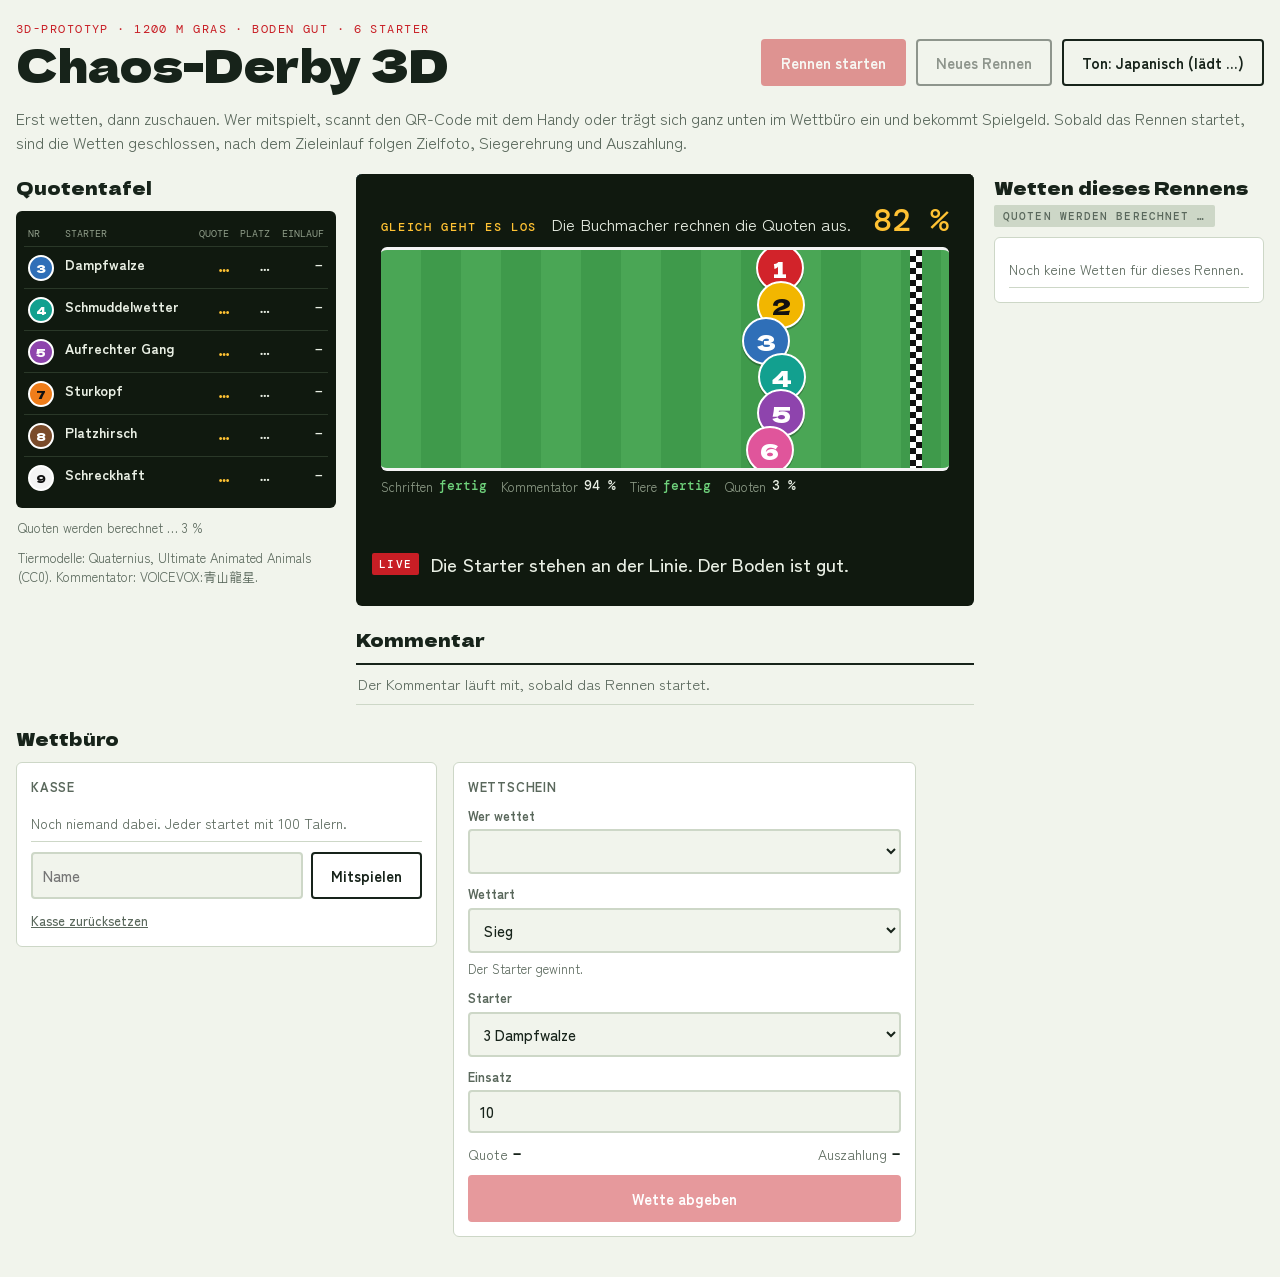
<file: index.html>
<!doctype html>
<html lang="de">
<head>
<meta charset="utf-8">
<meta name="viewport" content="width=device-width, initial-scale=1">
<title>Chaos-Derby 3D</title>
<link rel="stylesheet" href="https://fonts.googleapis.com/css2?family=Dela+Gothic+One&family=DM+Mono:wght@400;500&family=Zen+Kaku+Gothic+New:wght@400;500;700&display=swap">
<link rel="stylesheet" href="css/style.css?v=dev">
</head>
<body>
<div class="wrap">
  <header>
    <div>
      <div class="eyebrow">3D-Prototyp · 1200 m Gras · Boden <span id="bod">gut</span> · 6 Starter</div>
      <h1>Chaos-Derby 3D</h1>
    </div>
    <div class="controls">
      <button class="primary" id="go" disabled>Rennen starten</button>
      <button id="neu" disabled>Neues Rennen</button>
      <button id="ton" aria-pressed="true" title="Kommentar vorlesen: Japanisch, Deutsch oder aus">Ton: Japanisch</button>
    </div>
  </header>
  <p class="lede">Erst wetten, dann zuschauen. Wer mitspielt, scannt den QR-Code mit dem Handy oder trägt sich ganz unten im Wettbüro ein und bekommt Spielgeld. Sobald das Rennen startet, sind die Wetten geschlossen, nach dem Zieleinlauf folgen Zielfoto, Siegerehrung und Auszahlung.</p>

  <main class="arena">
  <div class="screen" id="screen">
    <div class="stage">
    <div class="view" id="view">
      <div class="strip" id="strip"><div class="rail" id="rail"></div><div id="rest">noch 1200 m</div></div>
      <div id="slow" hidden>ZEITLUPE</div>
      <div class="replay" id="replay" hidden><div class="rphead"><span class="rptag" id="rptag">Wiederholung</span><button type="button" class="rpskip" id="rpskip">Überspringen</button></div><div class="rpcap" id="rpcap"></div></div>
      <div class="intro" id="intro" aria-hidden="true"><span class="nr" id="inr"></span><div class="itext"><div class="ikind" id="ikind"></div><div class="iname" id="iname"></div><div class="itrait" id="itrait"></div></div><div class="iq"><span>Quote</span><b id="iq">…</b></div></div>
      <div class="tvqr" id="tvqr" hidden><div id="tvqrc"></div><span>Mit dem Handy wetten</span></div>
      <div class="load" id="load" aria-labelledby="lh">
        <div class="lhead"><span class="ltag" id="lh">Gleich geht es los</span><span id="lmsg">Die Starter werden in die Boxen geführt.</span><b id="lpct">0 %</b></div>
        <div class="ltrack" id="ltrack" role="progressbar" aria-label="Ladefortschritt" aria-valuemin="0" aria-valuemax="100" aria-valuenow="0"><div class="lfin"></div></div>
        <div class="lfoot"><ul id="lparts"></ul><button type="button" class="link" id="lskip" hidden>Ohne Kommentator anfangen</button></div>
        <p class="lerr" id="lerr" role="alert" hidden></p>
      </div>
      <button type="button" class="tonhint" id="tonhint" hidden>Klicken für Ton</button>
      <div id="nogl" hidden>Dieser Browser kann die 3D-Ansicht nicht darstellen (WebGL fehlt).</div>
    </div>
    <div class="cer" id="cer" hidden>
      <div class="cer-h">Einlauf</div>
      <ol id="podl"></ol>
      <figure id="photobox"><canvas id="photo" width="640" height="360"></canvas><figcaption><b>Zielfoto.</b> <span id="photocap"></span></figcaption></figure>
    </div>
    </div>
    <div class="caption" aria-live="polite"><span class="tag">LIVE</span><span id="cap">Die Starter stehen an der Linie.</span></div>
    <ul class="wbar" id="wbar" aria-label="Wetten in diesem Rennen" hidden></ul>
  </div>

  <section class="odds" aria-labelledby="oh">
    <h2 id="oh">Quotentafel</h2>
    <div class="board">
      <table>
        <thead><tr><th>Nr</th><th>Starter</th><th class="n p" title="Siegchance">Sieg</th><th class="n">Quote</th><th class="n">Platz</th><th class="n">Einlauf</th></tr></thead>
        <tbody id="tb"></tbody>
      </table>
    </div>
    <p class="note" id="mc">Quoten werden berechnet …</p>
    <p class="note">Tiermodelle: Quaternius, Ultimate Animated Animals (CC0). Kommentator: VOICEVOX:青山龍星.</p>
  </section>
  <section class="slipsbox" aria-labelledby="sh">
    <div class="bethead"><h2 id="sh">Wetten dieses Rennens</h2><span class="pill" id="betstate">Quoten werden berechnet …</span></div>
    <div class="card">
      <ul class="list" id="slips"></ul>
      <div id="result" hidden></div>
      <div class="handy" id="handy" hidden>
        <div class="qr" id="qr"></div>
        <div><b>Am Handy wetten</b><p>QR-Code scannen oder <a id="hurl" target="_blank" rel="noopener"></a> öffnen<span id="hon" hidden>, Raum <b id="hcode"></b></span>. Das Rennen läuft nur hier.</p><p class="hmsg" id="hmsg"></p></div>
      </div>
    </div>
  </section>
  <section class="logbox">
    <h2>Kommentar</h2>
    <ol id="log"><li class="empty">Der Kommentar läuft mit, sobald das Rennen startet.</li></ol>
  </section>
  <section class="bets" aria-labelledby="bh">
    <div class="bethead"><h2 id="bh">Wettbüro</h2></div>
    <div class="betgrid">
      <div class="card">
        <h3>Kasse</h3>
        <ul class="list" id="players"></ul>
        <form class="row" id="addp"><input id="pname" maxlength="16" placeholder="Name" aria-label="Name des Mitspielers" autocomplete="off"><button>Mitspielen</button></form>
        <button type="button" class="link" id="resetp">Kasse zurücksetzen</button>
      </div>
      <form class="card slip" id="slip">
        <h3>Wettschein</h3>
        <label>Wer wettet<select id="bp"></select></label>
        <label>Wettart<select id="bt"><option value="win">Sieg</option><option value="place">Platz</option><option value="exacta">Zweierwette</option></select></label>
        <p class="help" id="bhelp"></p>
        <label><span id="bal">Starter</span><select id="ba"></select></label>
        <label id="bbl" hidden>Zweiter<select id="bb"></select></label>
        <label>Einsatz<input id="bs" type="number" min="1" step="1" value="10" inputmode="numeric"></label>
        <div class="sum"><span>Quote <b id="bq">–</b></span><span>Auszahlung <b id="bw">–</b></span></div>
        <button class="primary" id="bgo" disabled>Wette abgeben</button>
        <p class="err" id="berr" role="alert" hidden></p>
      </form>
    </div>
  </section>
  </main>
</div>

<!-- ?v=dev ersetzt die Veröffentlichung (.github/workflows/pages.yml) durch den Commit, damit Browser keine alten Dateien mischen -->
<script src="vendor/three.min.js?v=dev"></script>
<script src="vendor/GLTFLoader.js?v=dev"></script>
<script src="js/sim.js?v=dev"></script>
<script src="js/bets.js?v=dev"></script>
<script src="js/state.js?v=dev"></script>
<script src="js/loader.js?v=dev"></script>
<script src="js/figures.js?v=dev"></script>
<script src="js/juice.js?v=dev"></script>
<script src="js/scene.js?v=dev"></script>
<script src="js/props.js?v=dev"></script>
<script src="js/director.js?v=dev"></script>
<script src="js/jikkyo.js?v=dev"></script>
<script src="js/voice.js?v=dev"></script>
<script src="js/sfx.js?v=dev"></script>
<script src="js/ceremony.js?v=dev"></script>
<script src="js/replay.js?v=dev"></script>
<script src="js/betting.js?v=dev"></script>
<script src="js/racebar.js?v=dev"></script>
<script src="vendor/peerjs.min.js?v=dev"></script>
<script src="vendor/qrcode.js?v=dev"></script>
<script src="js/link.js?v=dev"></script>
<script src="js/remote.js?v=dev"></script>
<script src="js/parade.js?v=dev"></script>
<script src="js/main.js?v=dev"></script>
</body>
</html>
</file>
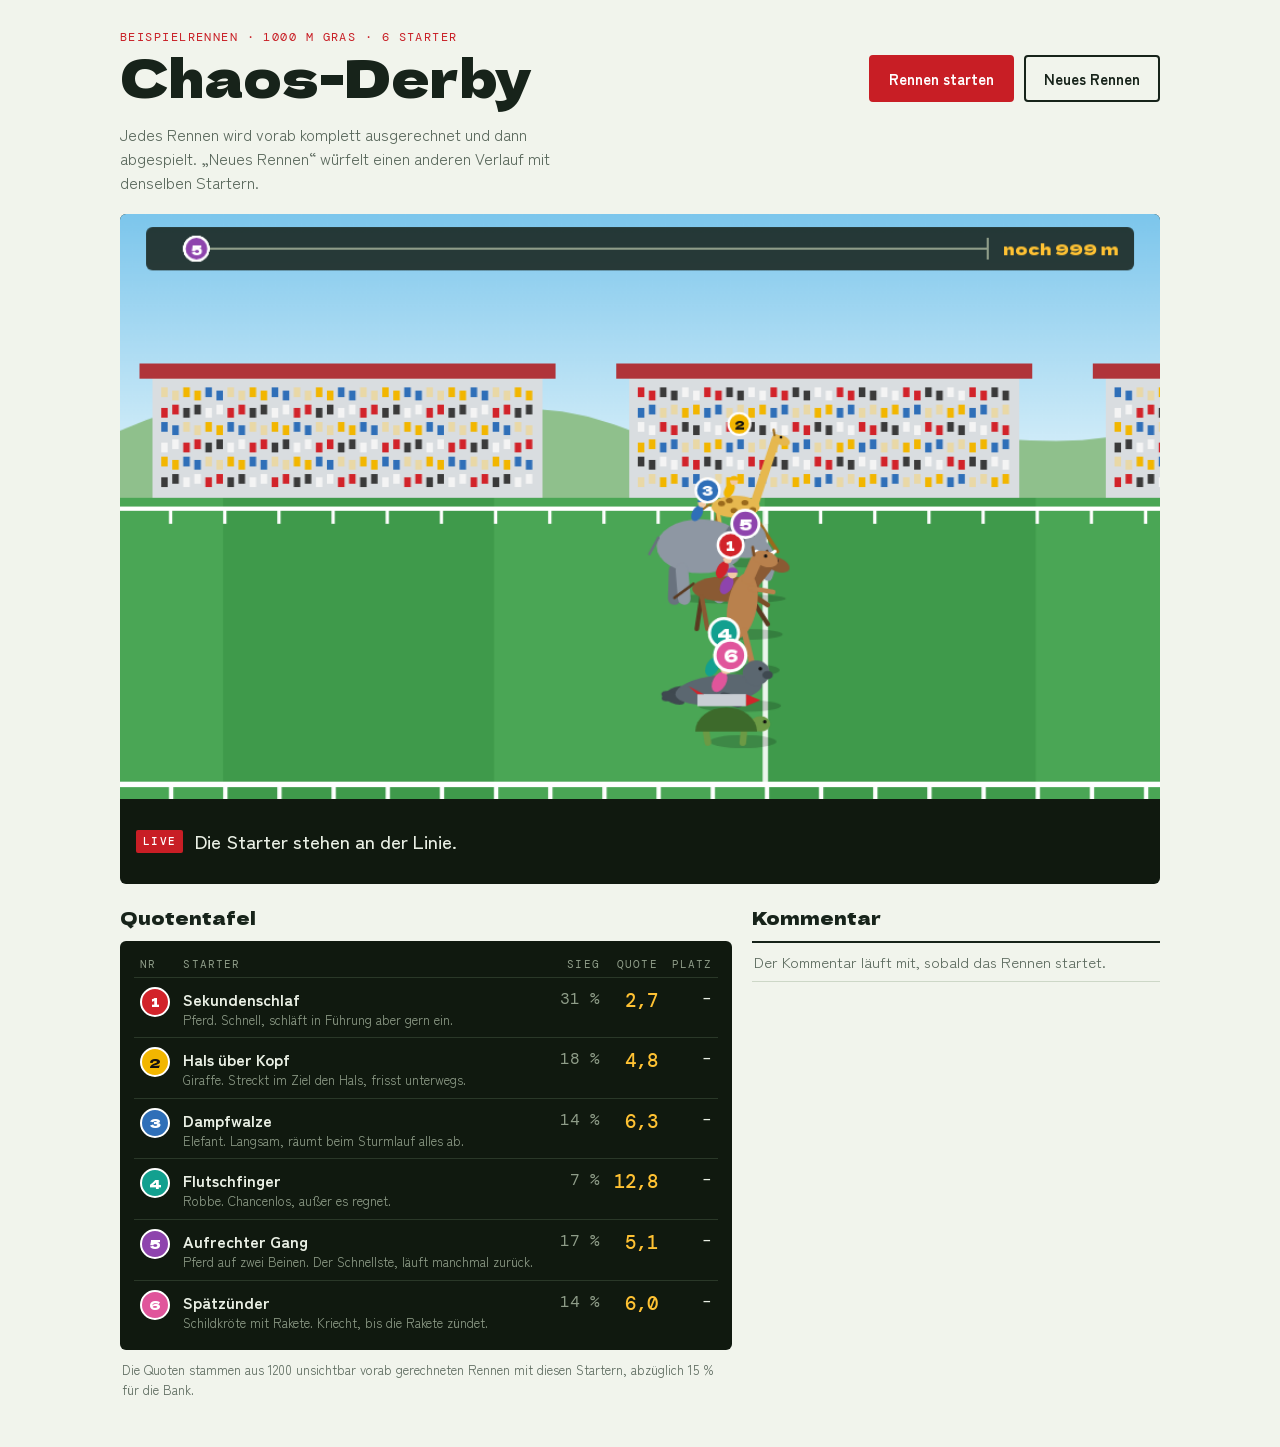
<file: classic/index.html>
<!doctype html>
<html lang="de">
<head>
<meta charset="utf-8">
<meta name="viewport" content="width=device-width, initial-scale=1">
<style>body{margin:0}[hidden]{display:none!important}</style>
</head>
<body>
<title>Chaos-Derby</title>
<link rel="stylesheet" href="https://fonts.googleapis.com/css2?family=Dela+Gothic+One&family=DM+Mono:wght@400;500&family=Zen+Kaku+Gothic+New:wght@400;500;700&display=swap">
<style>
/* Layout: Sendebild über die volle Breite, Kommentarzeile direkt darunter, dann Quotentafel und Kommentarverlauf nebeneinander */
:root{
  --bg:#f1f4ec; --fg:#17231a; --muted:#5a685c; --line:#cdd7c7; --panel:#ffffff;
  --accent:#c81e25; --turf:#2f7d3b;
  --board:#10190f; --board-fg:#ffc233; --board-text:#e9efe4; --board-dim:#8f9d89; --board-line:#2a3828;
  --display:"Dela Gothic One","Arial Black",system-ui,sans-serif;
  --body:"Zen Kaku Gothic New",system-ui,-apple-system,"Segoe UI",sans-serif;
  --mono:"DM Mono",ui-monospace,Menlo,Consolas,monospace;
}
@media (prefers-color-scheme: dark){ :root:not([data-theme="light"]){
  --bg:#0b120c; --fg:#e8eee4; --muted:#93a193; --line:#263326; --panel:#121c13;
  --accent:#ff5257; --turf:#56b563; color-scheme:dark } }
:root[data-theme="dark"]{
  --bg:#0b120c; --fg:#e8eee4; --muted:#93a193; --line:#263326; --panel:#121c13;
  --accent:#ff5257; --turf:#56b563; color-scheme:dark }

body{background:var(--bg);color:var(--fg);font-family:var(--body);font-size:16px;line-height:1.5}
.wrap{max-width:1040px;margin:0 auto;padding-inline:16px;padding-block:28px 48px;display:flex;flex-direction:column;gap:20px}
header{display:flex;flex-wrap:wrap;align-items:flex-end;justify-content:space-between;gap:12px 24px}
.eyebrow{font-family:var(--mono);font-size:12px;letter-spacing:.12em;text-transform:uppercase;color:var(--accent)}
h1{font-family:var(--display);font-weight:400;font-size:clamp(30px,6vw,52px);line-height:1;margin:4px 0 0;text-wrap:balance}
.lede{color:var(--muted);max-width:60ch;margin:0}
.controls{display:flex;flex-wrap:wrap;gap:10px}
button{font:700 15px var(--body);padding:11px 18px;border-radius:4px;border:2px solid var(--fg);background:transparent;color:var(--fg);cursor:pointer}
button.primary{background:var(--accent);border-color:var(--accent);color:#fff}
button:hover{filter:brightness(1.1)}
button:focus-visible{outline:3px solid var(--turf);outline-offset:2px}

.screen{background:var(--board);border-radius:6px;overflow:hidden}
canvas{display:block;width:100%;height:auto;aspect-ratio:16/9;max-width:100%}
.caption{display:flex;align-items:center;gap:12px;padding:12px 16px;min-height:3.2em;color:var(--board-text);font-weight:500;font-size:clamp(15px,2.4vw,19px)}
.caption .tag{flex:none;font-family:var(--mono);font-size:11px;letter-spacing:.12em;background:var(--accent);color:#fff;padding:3px 7px;border-radius:2px}
.caption span:last-child{min-width:0}

.cols{display:grid;grid-template-columns:minmax(0,3fr) minmax(0,2fr);gap:20px;align-items:start}
@media (max-width:760px){.cols{grid-template-columns:minmax(0,1fr)}}
h2{font-family:var(--display);font-weight:400;font-size:18px;margin:0 0 10px}
.board{background:var(--board);color:var(--board-text);border-radius:6px;padding:6px 14px 10px;min-width:0}
table{width:100%;border-collapse:collapse;color:var(--board-text)}
th{font:400 11px var(--mono);letter-spacing:.1em;text-transform:uppercase;color:var(--board-dim);text-align:left;padding:10px 6px 6px}
td{padding:9px 6px;border-top:1px solid var(--board-line);vertical-align:top}
th.n,td.n{text-align:right;font-family:var(--mono);font-variant-numeric:tabular-nums;white-space:nowrap}
td.q{color:var(--board-fg);font-size:19px;font-weight:500}
td.p{color:var(--board-dim)}
.nr{display:inline-grid;place-items:center;width:26px;height:26px;border-radius:50%;font:400 13px var(--display);border:2px solid #fff}
.name{font-weight:700;color:var(--board-text)}
.sub{font-size:13px;color:var(--board-dim);line-height:1.35}
.note{font-size:13px;color:var(--muted);margin:10px 2px 0}
.logbox{min-width:0}
#log{list-style:none;margin:0;padding:0;display:flex;flex-direction:column;border-top:2px solid var(--fg)}
#log li{display:flex;gap:12px;padding:8px 2px;border-bottom:1px solid var(--line);font-size:15px}
#log time{flex:none;font-family:var(--mono);font-size:13px;color:var(--muted);padding-top:2px;font-variant-numeric:tabular-nums}
#log li.empty{color:var(--muted)}
</style>

<div class="wrap">
  <header>
    <div>
      <div class="eyebrow">Beispielrennen · 1000 m Gras · 6 Starter</div>
      <h1>Chaos-Derby</h1>
    </div>
    <div class="controls">
      <button class="primary" id="go">Rennen starten</button>
      <button id="neu">Neues Rennen</button>
    </div>
  </header>
  <p class="lede">Jedes Rennen wird vorab komplett ausgerechnet und dann abgespielt. „Neues Rennen“ würfelt einen anderen Verlauf mit denselben Startern.</p>

  <div class="screen">
    <canvas id="cv" width="960" height="540" aria-label="Rennanimation in Seitenansicht"></canvas>
    <div class="caption" aria-live="polite"><span class="tag">LIVE</span><span id="cap">Die Starter stehen an der Linie.</span></div>
  </div>

  <div class="cols">
    <section>
      <h2>Quotentafel</h2>
      <div class="board">
        <table>
          <thead><tr><th>Nr</th><th>Starter</th><th class="n">Sieg</th><th class="n">Quote</th><th class="n">Platz</th></tr></thead>
          <tbody id="tb"></tbody>
        </table>
      </div>
      <p class="note" id="mc">Quoten werden berechnet …</p>
    </section>
    <section class="logbox">
      <h2>Kommentar</h2>
      <ol id="log"><li class="empty">Der Kommentar läuft mit, sobald das Rennen startet.</li></ol>
    </section>
  </div>
</div>

<script>
//SIM-START
const L=1000, DT=1/30;
const RUN=[
 {nr:1,name:'Sekundenschlaf',kind:'Pferd',trait:'Schnell, schläft in Führung aber gern ein',col:'#d2232a',ink:'#fff',v:23,late:-.04,rain:.85},
 {nr:2,name:'Hals über Kopf',kind:'Giraffe',trait:'Streckt im Ziel den Hals, frisst unterwegs',col:'#f2b600',ink:'#111',v:22.4,late:.02,rain:.85},
 {nr:3,name:'Dampfwalze',kind:'Elefant',trait:'Langsam, räumt beim Sturmlauf alles ab',col:'#2f6fb8',ink:'#fff',v:19.2,late:.03,rain:.95},
 {nr:4,name:'Flutschfinger',kind:'Robbe',trait:'Chancenlos, außer es regnet',col:'#12a08f',ink:'#fff',v:16.5,late:0,rain:2.33},
 {nr:5,name:'Aufrechter Gang',kind:'Pferd auf zwei Beinen',trait:'Der Schnellste, läuft manchmal zurück',col:'#8e44ad',ink:'#fff',v:24.3,late:0,rain:.8},
 {nr:6,name:'Spätzünder',kind:'Schildkröte mit Rakete',trait:'Kriecht, bis die Rakete zündet',col:'#e0559b',ink:'#fff',v:9,late:0,rain:1}
];
function rng(a){return function(){a|=0;a=a+0x6D2B79F5|0;let t=Math.imul(a^a>>>15,1|a);t=t+Math.imul(t^t>>>7,61|t)^t;return((t^t>>>14)>>>0)/4294967296}}
const clamp=(v,a,b)=>v<a?a:v>b?b:v;
const nose=(i,x)=>i===1?2+5*clamp((x-(L-90))/60,0,1):0;
// Zustände: 0 läuft, 1 schläft, 2 purzelt, 3 frisst, 4 Sturmlauf, 6 Rakete, 7 läuft zurück
function simulate(seed,rec){
  const R=rng(seed), rs=RUN.map(()=>({x:0,st:0,T:0,n:0,fin:-1,used:false}));
  const order=[],frames=[],ev=[]; let t=0,lead=-1,leadT=0,m200=false,stretch=false,winT=-1,wasRain=false;
  const rain0=R()<.45?8+R()*20:-1, rain1=rain0+10;
  const say=(s)=>{if(rec)ev.push({t,s})};
  const p=h=>R()<h*DT;
  say('Das Feld ist unterwegs.');
  while(order.length<6&&t<150){
    const rain=rain0>=0&&t>=rain0&&t<rain1;
    if(rain!==wasRain){wasRain=rain;say(rain?'Es beginnt zu regnen. Das ist das Wetter von Flutschfinger.':'Der Regen hört auf. Flutschfinger robbt wieder.')}
    let li=-1,lx=-1; for(let i=0;i<6;i++)if(rs[i].fin<0&&rs[i].x>lx){lx=rs[i].x;li=i}
    for(let i=0;i<6;i++){
      const r=rs[i],d=RUN[i];
      r.n=r.n*.97+(R()-.5)*.05;
      if(r.T>0){r.T-=DT;if(r.T<=0)r.st=0}
      let v=d.v*(1+r.n)*(1+d.late*(r.x/L-.5));
      if(r.fin>=0){v*=.6}
      else{
        if(r.st===0&&t>3){
          if(i===0&&i===li&&r.x>150&&p(.035)){r.st=1;r.T=3.5+R()*2.5;say('Sekundenschlaf führt und legt sich hin. Er schläft.')}
          else if(i===1&&p(.015)){r.st=3;r.T=2+R()*1.5;say('Hals über Kopf hat den Blumenschmuck entdeckt und frisst.')}
          else if(i===2&&p(.03)){r.st=4;r.T=4;say('Dampfwalze senkt den Kopf. Bitte alle zur Seite.')}
          else if(i===4&&rain&&p(.08)){r.st=2;r.T=2.2;say('Aufrechter Gang rutscht auf dem nassen Gras aus.')}
          else if(i===4&&p(.045)){r.st=7;r.T=1.8+R()*1.4;say('Aufrechter Gang hat sich umgedreht. Er läuft zurück.')}
          else if(i===5&&!r.used&&t>6&&p(.026)){r.st=6;r.used=true;say('Zündung! Die Rakete von Spätzünder brennt.')}
        }else if(r.st===6&&p(.13)){r.st=2;r.T=3;say('Die Rakete ist explodiert. Spätzünder geht zu Fuß weiter.')}
        if(r.st===1||r.st===2||r.st===3)v=0;else if(r.st===4)v*=1.7;else if(r.st===7)v*=-.6;else if(r.st===6)v=70;
        if(rain&&r.st!==6)v*=d.rain;
      }
      r.x+=v*DT;
      if(r.fin<0&&r.x+nose(i,r.x)>=L){
        r.fin=t;r.st=0;r.T=0;order.push(i);
        if(order.length===1){winT=t;say(d.name+' gewinnt!')}
        else if(order.length===2&&t-winT<.2)say('Das war eng. '+d.name+' nur eine Nasenlänge dahinter.');
      }
    }
    const e=rs[2];
    if(e.st===4&&e.fin<0)for(let j=0;j<6;j++){const r=rs[j];
      if(j!==2&&r.fin<0&&r.st!==2&&r.st!==6&&Math.abs(r.x-e.x)<5){r.st=2;r.T=2.2;say('Dampfwalze räumt '+RUN[j].name+' ab.')}}
    if(!order.length&&t>4&&li!==lead&&t-leadT>2.5){say(RUN[li].name+(lead<0?' führt das Feld an.':' übernimmt die Führung.'));lead=li;leadT=t}
    if(!m200&&lx>=L-200){m200=true;say('Noch 200 Meter.')}
    if(!stretch&&rs[1].fin<0&&rs[1].x>=L-90){stretch=true;say('Hals über Kopf streckt den Hals nach vorn.')}
    if(rec)frames.push({x:rs.map(r=>r.x),s:rs.map(r=>r.st),rain});
    t+=DT;
  }
  rs.map((r,i)=>i).filter(i=>rs[i].fin<0).sort((a,b)=>rs[b].x-rs[a].x).forEach(i=>order.push(i));
  return {order,frames,ev,dur:t,winT};
}
//SIM-END

const $=id=>document.getElementById(id);
const cv=$('cv'),c=cv.getContext('2d'),W=960,H=540,PPM=10,AX=W*.62;
const F='"Dela Gothic One","Arial Black",sans-serif';
const LANE=[2,0,1,4,3,5];          // Bahn je Starter, 0 = hinten
const OFF=[52,48,84,50,32,38], TOP=[-98,-178,-128,-70,-150,-78];
let race,t=0,cam=0,state='idle',evI=0,last=0,burnt=false,raf=0;

function fit(){const d=Math.min(2,window.devicePixelRatio||1);cv.width=W*d;cv.height=H*d;c.setTransform(d,0,0,d,0,0)}
function ell(x,y,rx,ry,col,rot){c.fillStyle=col;c.beginPath();c.ellipse(x,y,rx,ry,rot||0,0,7);c.fill()}
function limb(x,y,len,ang,w,col){c.strokeStyle=col;c.lineWidth=w;c.lineCap='round';c.beginPath();c.moveTo(x,y);c.lineTo(x+Math.sin(ang)*len,y+Math.cos(ang)*len);c.stroke()}
function jockey(x,y,col){ell(x,y-9,6,10,col,.5);ell(x+6,y-21,5,5,'#f1c9a5');c.fillStyle=col;c.beginPath();c.arc(x+6,y-22,5.4,Math.PI,0);c.fill()}
function quad(o,ph){
  const by=-o.leg-o.h/2,sw=.6;
  limb(-o.len*.36,by+o.h*.3,o.leg,Math.sin(ph+3.1)*sw,o.lw,o.dark);limb(o.len*.36,by+o.h*.3,o.leg,Math.sin(ph+1.6)*sw,o.lw,o.dark);
  limb(-o.len*.48,by-o.h*.2,o.tail,-1+Math.sin(ph)*.2,3,o.dark);
  const nx=o.len*.4,ny=by-o.h*.2,ex=nx+Math.cos(o.na)*o.neck,ey=ny-Math.sin(o.na)*o.neck;
  c.strokeStyle=o.col;c.lineWidth=o.nw;c.lineCap='round';c.beginPath();c.moveTo(nx,ny);c.lineTo(ex,ey);c.stroke();
  ell(0,by,o.len/2,o.h/2,o.col);
  ell(ex+o.head*.4,ey+o.head*.12,o.head*.62,o.head*.34,o.col,.35);ell(ex+o.head*.35,ey-2,1.8,1.8,'#111');
  limb(ex-2,ey-o.head*.25,7,3.3,3,o.dark);
  limb(-o.len*.36,by+o.h*.3,o.leg,Math.sin(ph)*sw,o.lw,o.col);limb(o.len*.36,by+o.h*.3,o.leg,Math.sin(ph+4.7)*sw,o.lw,o.col);
  return by;
}
function horse(ph,st,col){const by=quad({len:74,h:28,leg:36,lw:5,neck:30,nw:13,na:st===1?-.2:.9,head:22,col:'#8a5a33',dark:'#5a3a20',tail:26},ph);jockey(-4,by-12,col)}
function giraffe(ph,st,col,x){
  const k=clamp((x-(L-90))/60,0,1),na=st===3?-.7:1.25-.9*k;
  const by=quad({len:62,h:28,leg:58,lw:5,neck:86,nw:11,na,head:18,col:'#e6b84f',dark:'#9a6a1c',tail:18},ph);
  [[-18,-4],[-2,5],[12,-5],[22,4],[-8,-8]].forEach(s=>ell(s[0],by+s[1],4.5,3.5,'#9a6a1c'));jockey(-8,by-12,col)}
function eleph(ph,st,col){
  const g='#8e97a3',d='#69727e',ch=st===4;
  limb(-30,-34,34,Math.sin(ph+3)*.35,15,d);limb(26,-34,34,Math.sin(ph+1.5)*.35,15,d);
  ell(0,-62,52,32,g);limb(-50,-72,22,-.5,3,d);
  limb(-22,-34,34,Math.sin(ph)*.35,15,g);limb(34,-34,34,Math.sin(ph+4.6)*.35,15,g);
  ell(54,-70,24,22,g);ell(40,-70,13,20,d,.2);
  c.strokeStyle=g;c.lineWidth=10;c.beginPath();c.moveTo(72,-66);c.quadraticCurveTo(90,-50,ch?104:80,ch?-72:-26);c.stroke();
  c.strokeStyle='#fff';c.lineWidth=4;c.beginPath();c.moveTo(66,-56);c.quadraticCurveTo(78,-46,88,-56);c.stroke();
  ell(62,-76,2.4,2.4,ch?'#d2232a':'#111');jockey(-4,-92,col)}
function seal(ph,slide,col){
  const g='#5b6770',d='#3f4950';c.save();c.translate(0,slide?0:-Math.abs(Math.sin(ph))*8);
  ell(-44,-10,12,5,d,-.5);ell(-44,-6,12,5,d,.4);ell(0,-14,42,14,g,slide?0:-.12);
  ell(36,slide?-18:-30,13,12,g);ell(47,slide?-16:-28,5,4,d);ell(40,slide?-22:-34,1.8,1.8,'#111');
  ell(12,-4,12,5,d,.5);jockey(-6,-27,col);c.restore();
  if(slide)for(let k=0;k<5;k++)ell(-56-k*11,-4-((ph*4+k*7)%12),3,3,'rgba(255,255,255,.85)')}
function upright(ph,col){
  const g='#b9814d',d='#7a4f27';
  limb(-4,-40,40,Math.sin(ph+3.14)*.8,6,d);limb(-12,-50,24,-.6,3,d);
  limb(6,-80,24,1.2+Math.sin(ph+3.14)*.7,5,d);ell(0,-66,15,34,g,.18);
  limb(2,-40,40,Math.sin(ph)*.8,6,g);limb(8,-84,24,1.2+Math.sin(ph)*.7,5,g);
  c.strokeStyle=g;c.lineWidth=12;c.beginPath();c.moveTo(6,-94);c.lineTo(14,-112);c.stroke();
  ell(24,-114,13,8,g,.3);ell(24,-117,1.8,1.8,'#111');limb(12,-118,8,3.3,3,d);jockey(-16,-78,col)}
function turtle(ph,st,col,tt){
  const g='#6c9a45',sh='#3d6a2b';
  limb(-18,-8,9,Math.sin(ph*3)*.5,6,g);limb(16,-8,9,Math.sin(ph*3+3)*.5,6,g);
  ell(31,-16,9,7,g);ell(35,-18,1.6,1.6,'#111');
  c.fillStyle=sh;c.beginPath();c.ellipse(0,-9,28,22,0,Math.PI,0);c.fill();
  c.fillStyle=burnt?'#3a3a3a':'#c9ced4';c.fillRect(-26,-43,44,11);
  c.fillStyle=burnt?'#222':'#d2232a';c.beginPath();c.moveTo(18,-43);c.lineTo(31,-37.5);c.lineTo(18,-32);c.fill();
  c.beginPath();c.moveTo(-26,-43);c.lineTo(-34,-50);c.lineTo(-20,-43);c.fill();
  if(st===6){const f=34+Math.sin(tt*60)*10;
    c.fillStyle='#ff8a1e';c.beginPath();c.moveTo(-26,-45);c.lineTo(-26-f,-37.5);c.lineTo(-26,-30);c.fill();
    c.fillStyle='#ffe066';c.beginPath();c.moveTo(-26,-41);c.lineTo(-26-f*.55,-37.5);c.lineTo(-26,-34);c.fill()}
  jockey(-6,-45,col)}

function drawRunner(i,x,st,rain,tt){
  const k=LANE[i],y=322+k*33,sc=.72+k*.06,sx=(x-cam)*PPM+AX,d=RUN[i];
  if(sx<-200||sx>W+200)return;
  const ph=x*.38;
  c.save();c.translate(sx,y);c.scale(sc,sc);
  ell(-OFF[i]*.6,0,OFF[i]*.8,6,'rgba(0,0,0,.18)');
  c.save();c.translate(-OFF[i],0);
  if(st===7)c.scale(-1,1);
  if(st===2){c.translate(0,-34-Math.abs(Math.sin(tt*6))*22);c.rotate(tt*9);c.translate(0,34)}
  if(st===4)for(let q=0;q<4;q++)ell(-70-q*18,-8-q*4,10+q*3,8+q*2,'rgba(214,200,160,'+(.7-q*.15)+')');
  if(st===6){c.strokeStyle='rgba(255,255,255,.8)';c.lineWidth=2;for(let q=0;q<4;q++){c.beginPath();c.moveTo(-80-q*9,-6-q*9);c.lineTo(-130-q*9,-6-q*9);c.stroke()}}
  if(i===0)horse(ph,st,d.col);else if(i===1)giraffe(ph,st,d.col,x);else if(i===2)eleph(ph,st,d.col);
  else if(i===3)seal(ph,rain,d.col);else if(i===4)upright(ph,d.col);else turtle(ph,st,d.col,tt);
  c.restore();
  const bx=-OFF[i]*.9,by=TOP[i];
  c.font='22px '+F;c.textAlign='center';c.fillStyle='#fff';c.strokeStyle='#17231a';c.lineWidth=4;
  const fx=st===1?'Zzz':st===3?'mampf':st===7?'?!':st===2?'✶ ✶':'';
  if(fx){c.strokeText(fx,bx+44,by+4);c.fillText(fx,bx+44,by+4)}
  c.beginPath();c.arc(bx,by,14,0,7);c.fillStyle=d.col;c.fill();c.lineWidth=3;c.strokeStyle='#fff';c.stroke();
  c.fillStyle=d.ink;c.font='15px '+F;c.textBaseline='middle';c.fillText(d.nr,bx,by+1);c.textBaseline='alphabetic';
  c.restore();
}

function draw(){
  const fr=race.frames,fi=Math.min(Math.floor(t*30),fr.length-1),f2=Math.min(fi+1,fr.length-1),a=clamp(t*30-fi,0,1);
  const A=fr[fi],B=fr[f2],xs=A.x.map((v,i)=>v+(B.x[i]-v)*a),rain=A.rain;
  if(A.s[5]===2&&fi>0&&fr[fi-1].s[5]===6)burnt=true;
  const sX=m=>(m-cam)*PPM+AX;
  // Himmel, Hügel
  const g=c.createLinearGradient(0,0,0,260);
  if(rain){g.addColorStop(0,'#6f7d88');g.addColorStop(1,'#b4bec4')}else{g.addColorStop(0,'#7cc6ec');g.addColorStop(1,'#e2f4fb')}
  c.fillStyle=g;c.fillRect(0,0,W,262);
  c.fillStyle=rain?'#6f8a78':'#8fc08c';c.beginPath();c.moveTo(0,262);
  for(let x=0;x<=W;x+=24){const u=x+cam*PPM*.08;c.lineTo(x,200-26*Math.sin(u/140)-12*Math.sin(u/53))}
  c.lineTo(W,262);c.fill();
  // Tribüne
  const tw=440,o=-((cam*PPM*.35)%tw+tw)%tw,base=Math.floor(cam*PPM*.35/tw);
  const cols=['#e9d8a6','#d2232a','#2f6fb8','#f4f4f4','#f2b600','#3a3a3a'];
  for(let n=-1;n<4;n++){const x0=o+n*tw;
    c.fillStyle='#d9dde0';c.fillRect(x0+30,150,360,112);c.fillStyle='#b0343a';c.fillRect(x0+18,138,384,14);
    for(let r=0;r<6;r++)for(let q=0;q<34;q++){c.fillStyle=cols[((base+n)*7+r*13+q*5+((q*q)%4))%6&7]||'#f4f4f4';c.fillRect(x0+38+q*10.2,160+r*16+((q+r)%2)*3,6,9)}}
  // Bahn
  const m0=Math.floor((cam-AX/PPM)/25)*25,m1=cam+(W-AX)/PPM;
  for(let m=m0;m<m1;m+=25){c.fillStyle=(((m/25)%2)+2)%2?(rain?'#3f8a49':'#4aa655'):(rain?'#377f42':'#3f9a4b');c.fillRect(sX(m),262,25*PPM+1,H-262)}
  c.fillStyle='#fff';c.fillRect(0,270,W,4);c.fillRect(0,524,W,5);
  for(let m=Math.floor((cam-AX/PPM)/5)*5;m<m1;m+=5){c.fillRect(sX(m),270,3,16);c.fillRect(sX(m),524,4,16)}
  c.textAlign='center';
  for(let m=100;m<L;m+=100){const x=sX(m);if(x<-40||x>W+40)continue;c.fillStyle='#17231a';c.fillRect(x-1.5,236,3,36);c.fillStyle='#fff';c.fillRect(x-22,218,44,22);c.fillStyle='#17231a';c.font='13px '+F;c.fillText(L-m,x,235)}
  for(const m of [0,L]){const x=sX(m);if(x<-40||x>W+40)continue;
    if(m===0){c.fillStyle='rgba(255,255,255,.9)';c.fillRect(x-2,274,5,250)}
    else{for(let y=274,r=0;y<524;y+=9,r++){c.fillStyle=r%2?'#111':'#fff';c.fillRect(x-9,y,9,9);c.fillStyle=r%2?'#fff':'#111';c.fillRect(x,y,9,9)}
      c.fillStyle='#fff';c.fillRect(x-2,190,4,84);ell(x,178,24,24,'#d2232a');c.fillStyle='#fff';c.font='14px '+F;c.fillText('ZIEL',x,183)}}
  // Starter von hinten nach vorn
  [...xs.keys()].sort((p,q)=>LANE[p]-LANE[q]).forEach(i=>drawRunner(i,xs[i],A.s[i],rain,t));
  if(rain){c.strokeStyle='rgba(255,255,255,.45)';c.lineWidth=1.5;c.beginPath();
    for(let k=0;k<90;k++){const x=((k*97+t*500)%(W+80))-40,y=(k*53+t*900)%H;c.moveTo(x,y);c.lineTo(x-7,y+18)}c.stroke()}
  // Streckenleiste
  c.fillStyle='rgba(16,25,15,.82)';c.beginPath();c.roundRect(24,12,W-48,40,6);c.fill();
  c.fillStyle='#8f9d89';c.fillRect(70,31,W-230,2);c.fillRect(W-160,22,2,20);
  const lead=Math.max(...xs),rest=Math.max(0,Math.round(L-lead));
  c.fillStyle='#ffc233';c.font='15px '+F;c.textAlign='right';c.fillText(rest>0?'noch '+rest+' m':'im Ziel',W-38,38);
  c.textAlign='center';c.textBaseline='middle';
  [...xs.keys()].sort((p,q)=>xs[p]-xs[q]).forEach(i=>{const x=70+(W-230)*clamp(xs[i]/L,0,1);
    ell(x,32,11,11,RUN[i].col);c.strokeStyle='#fff';c.lineWidth=2;c.beginPath();c.arc(x,32,11,0,7);c.stroke();
    c.fillStyle=RUN[i].ink;c.font='12px '+F;c.fillText(RUN[i].nr,x,33)});
  c.textBaseline='alphabetic';
  return lead;
}

function stamp(s){s=Math.floor(s);return Math.floor(s/60)+':'+String(s%60).padStart(2,'0')}
function logLine(e){
  $('cap').textContent=e.s;const ol=$('log');if(ol.firstChild&&ol.firstChild.className==='empty')ol.textContent='';
  const li=document.createElement('li'),tm=document.createElement('time'),sp=document.createElement('span');
  tm.textContent=stamp(e.t);sp.textContent=e.s;li.append(tm,sp);ol.prepend(li);while(ol.children.length>9)ol.lastChild.remove()}
function tick(now){
  const dt=clamp((now-last)/1000,0,.1);last=now;t+=dt;
  const end=Math.min(race.dur,race.winT+8);
  while(evI<race.ev.length&&race.ev[evI].t<=t)logLine(race.ev[evI++]);
  const fi=Math.min(Math.floor(t*30),race.frames.length-1),target=Math.min(Math.max(...race.frames[fi].x),L+15);
  cam+=(target-cam)*Math.min(1,dt*3.2);draw();
  if(t>=end){finish();return}
  raf=requestAnimationFrame(tick);
}
function finish(){
  state='done';$('go').textContent='Wiederholung ansehen';
  const o=race.order;$('cap').textContent='Einlauf: 1. '+RUN[o[0]].name+' · 2. '+RUN[o[1]].name+' · 3. '+RUN[o[2]].name;
  o.forEach((i,k)=>{$('pl'+i).textContent=(k+1)+'.'});
}
function reset(){
  cancelAnimationFrame(raf);t=0;cam=0;evI=0;burnt=false;state='idle';
  $('log').innerHTML='<li class="empty">Der Kommentar läuft mit, sobald das Rennen startet.</li>';
  RUN.forEach((d,i)=>{$('pl'+i).textContent='–'});draw();
}
function start(){reset();state='run';$('go').textContent='Von vorn';last=performance.now();raf=requestAnimationFrame(tick)}
function fresh(){race=simulate((Math.random()*2**31)|0,true)}

$('tb').innerHTML=RUN.map((d,i)=>'<tr><td><span class="nr" style="background:'+d.col+';color:'+d.ink+'">'+d.nr+'</span></td><td><div class="name">'+d.name+'</div><div class="sub">'+d.kind+'. '+d.trait+'.</div></td><td class="n p" id="pc'+i+'">…</td><td class="n q" id="qt'+i+'">…</td><td class="n" id="pl'+i+'">–</td></tr>').join('');
$('go').onclick=start;
$('neu').onclick=()=>{fresh();start()};
fit();fresh();reset();
if(document.fonts&&document.fonts.ready)document.fonts.ready.then(()=>{if(state!=='run')draw()});
window.addEventListener('resize',()=>{fit();if(state!=='run')draw()});
setTimeout(()=>{
  const N=1200,w=[0,0,0,0,0,0];for(let k=0;k<N;k++)w[simulate(1000+k*7919,false).order[0]]++;
  w.forEach((n,i)=>{const p=n/N,q=p>0?clamp(.85/p,1.1,99):99;
    $('pc'+i).textContent=(p*100).toFixed(0)+' %';$('qt'+i).textContent=q.toFixed(1).replace('.',',')});
  $('mc').textContent='Die Quoten stammen aus '+N+' unsichtbar vorab gerechneten Rennen mit diesen Startern, abzüglich 15 % für die Bank.';
},60);
</script>

</body>
</html>
</file>
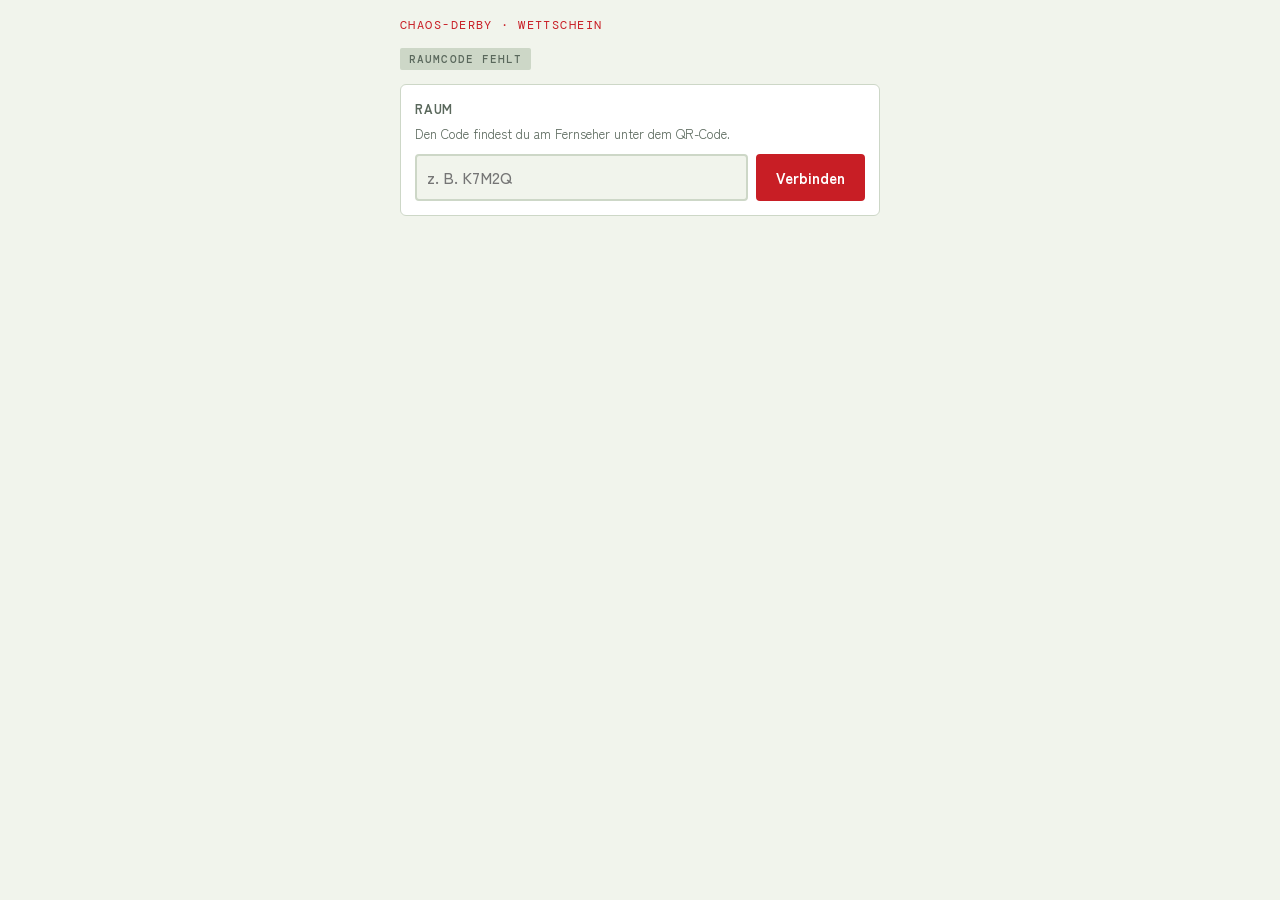
<file: handy.html>
<!doctype html>
<html lang="de">
<head>
<meta charset="utf-8">
<meta name="viewport" content="width=device-width, initial-scale=1">
<title>Chaos-Derby Wettschein</title>
<link rel="stylesheet" href="https://fonts.googleapis.com/css2?family=Dela+Gothic+One&family=DM+Mono:wght@400;500&family=Zen+Kaku+Gothic+New:wght@400;500;700&display=swap">
<link rel="stylesheet" href="css/style.css?v=dev">
<link rel="stylesheet" href="css/handy.css?v=dev">
</head>
<body>
<main class="phone">
  <header>
    <div class="eyebrow">Chaos-Derby · Wettschein<span id="raum"></span></div>
    <div class="me" id="me" hidden><span id="mename"></span><b id="mecash"></b></div>
  </header>

  <p class="pill" id="conn">Verbinde mit dem Fernseher …</p>

  <form class="card" id="code" hidden>
    <h3>Raum</h3>
    <p class="help">Den Code findest du am Fernseher unter dem QR-Code.</p>
    <div class="row"><input id="codein" maxlength="5" placeholder="z. B. K7M2Q" autocapitalize="characters" autocomplete="off" aria-label="Raumcode"><button class="primary">Verbinden</button></div>
  </form>

  <form class="card" id="join" hidden>
    <h3>Mitspielen</h3>
    <p class="help">Jeder startet mit 100 Talern. Wer schon am Fernseher eingetragen ist, nimmt denselben Namen.</p>
    <div class="row"><input id="name" maxlength="16" placeholder="Name" aria-label="Dein Name" autocomplete="nickname"><button class="primary">Los</button></div>
  </form>

  <section id="game" hidden>
    <div class="banner" id="banner"></div>

    <form class="card slip" id="slip" hidden>
      <h3>Wettschein <span class="bod" id="bod"></span></h3>
      <div class="seg" id="types" role="group" aria-label="Wettart"></div>
      <p class="help" id="help"></p>
      <ul class="pick" id="pick"></ul>
      <label>Einsatz<input id="stake" type="number" min="1" step="1" value="10" inputmode="numeric"></label>
      <div class="chips" id="chips"><button type="button" data-s="5">5</button><button type="button" data-s="10">10</button><button type="button" data-s="25">25</button><button type="button" data-s="all">Alles</button></div>
      <div class="sum"><span>Quote <b id="q">–</b></span><span>Auszahlung <b id="w">–</b></span></div>
      <button class="primary" id="go" disabled>Wette abgeben</button>
    </form>

    <div class="card" id="mine">
      <h3>Deine Wetten</h3>
      <ul class="list" id="slips"></ul>
    </div>

    <div class="card" id="res" hidden>
      <h3>Einlauf</h3>
      <ol class="einlauf" id="order"></ol>
      <h3>Abrechnung</h3>
      <ul class="list" id="paid"></ul>
    </div>
  </section>

  <p class="toast" id="msg" role="status" hidden></p>
</main>
<script src="vendor/peerjs.min.js?v=dev"></script>
<script src="js/link.js?v=dev"></script>
<script src="js/handy.js?v=dev"></script>
</body>
</html>
</file>
<file: css/style.css>
/* Grundlagen, die vorher die Hosting-Umgebung mitbrachte */
body{margin:0}
[hidden]{display:none!important}
img{max-width:100%}

/* Layout: Auf breiten Bildschirmen (Fernseher) Quotentafel links und Wetten des Rennens rechts neben dem Sendebild, Kommentarverlauf darunter, das Wettbüro (Kasse, Wettschein) ganz unten.
   Mittelbreit steht das Sendebild über Quotentafel und Wetten, schmal liegt alles untereinander. */
:root{
  --bg:#f1f4ec; --fg:#17231a; --muted:#5a685c; --line:#cdd7c7; --panel:#ffffff;
  --accent:#c81e25; --turf:#2f7d3b;
  --board:#10190f; --board-fg:#ffc233; --board-text:#e9efe4; --board-dim:#8f9d89; --board-line:#2a3828;
  --display:"Dela Gothic One","Arial Black",system-ui,sans-serif;
  --body:"Zen Kaku Gothic New",system-ui,-apple-system,"Segoe UI",sans-serif;
  --mono:"DM Mono",ui-monospace,Menlo,Consolas,monospace;
}
@media (prefers-color-scheme: dark){ :root:not([data-theme="light"]){
  --bg:#0b120c; --fg:#e8eee4; --muted:#93a193; --line:#263326; --panel:#121c13;
  --accent:#ff5257; --turf:#56b563; color-scheme:dark } }
:root[data-theme="dark"]{
  --bg:#0b120c; --fg:#e8eee4; --muted:#93a193; --line:#263326; --panel:#121c13;
  --accent:#ff5257; --turf:#56b563; color-scheme:dark }

body{background:var(--bg);color:var(--fg);font-family:var(--body);font-size:16px;line-height:1.5}
.wrap{max-width:1040px;margin:0 auto;padding-inline:16px;padding-block:28px 48px;display:flex;flex-direction:column;gap:20px}
header{display:flex;flex-wrap:wrap;align-items:flex-end;justify-content:space-between;gap:12px 24px}
.eyebrow{font-family:var(--mono);font-size:12px;letter-spacing:.12em;text-transform:uppercase;color:var(--accent)}
h1{font-family:var(--display);font-weight:400;font-size:clamp(30px,6vw,52px);line-height:1;margin:4px 0 0;text-wrap:balance}
.lede{color:var(--muted);max-width:62ch;margin:0}
.controls{display:flex;flex-wrap:wrap;gap:10px}
button{font:700 15px var(--body);padding:11px 18px;border-radius:4px;border:2px solid var(--fg);background:transparent;color:var(--fg);cursor:pointer}
button.primary{background:var(--accent);border-color:var(--accent);color:#fff}
button:hover{filter:brightness(1.1)}
button:focus-visible{outline:3px solid var(--turf);outline-offset:2px}

.screen{background:var(--board);border-radius:6px;overflow:hidden}
.view{position:relative;aspect-ratio:16/9;max-width:100%;background:var(--board)}
.view canvas{display:block;width:100%;height:100%}
.view canvas.speed{position:absolute;inset:0;pointer-events:none}
.strip{position:absolute;left:2.5%;right:2.5%;top:3%;height:36px;border-radius:6px;background:rgba(16,25,15,.82);display:flex;align-items:center;gap:12px;padding:0 12px 0 22px}
.rail{position:relative;flex:1;min-width:0;height:2px;background:var(--board-dim)}
.rail::after{content:"";position:absolute;right:-1px;top:-9px;width:2px;height:20px;background:var(--board-dim)}
.dot{position:absolute;top:-10px;width:22px;height:22px;margin-left:-11px;border-radius:50%;border:2px solid #fff;display:grid;place-items:center;font:400 11px var(--display);box-sizing:border-box}
#rest{flex:none;font:400 13px var(--display);color:var(--board-fg);min-width:6.5em;text-align:right;font-variant-numeric:tabular-nums}
#slow{position:absolute;right:2.5%;bottom:5%;font:500 12px var(--mono);letter-spacing:.14em;background:var(--accent);color:#fff;padding:4px 9px;border-radius:2px}
/* Wiederholung nach dem Zieleinlauf: Senderkennung oben links, Bauchbinde unten links, kurzer weißer Blitz bei jedem Schnitt */
.replay{position:absolute;inset:0;pointer-events:none;z-index:3}
.replay::before{content:"";position:absolute;inset:0;background:#fff;opacity:0}
.replay.flash::before{animation:rpflash .45s ease-out}
@keyframes rpflash{from{opacity:.85}to{opacity:0}}
.rphead{position:absolute;left:2.5%;top:4%;display:flex;align-items:center;gap:8px}
.rptag{font:400 clamp(12px,1.8vw,18px) var(--display);letter-spacing:.06em;text-transform:uppercase;background:var(--accent);color:#fff;padding:4px 10px;border-radius:2px}
.rpskip{pointer-events:auto;font:500 12px var(--mono);letter-spacing:.06em;padding:5px 9px;border:0;border-radius:2px;background:rgba(16,25,15,.75);color:var(--board-text)}
.rpcap{position:absolute;left:2.5%;bottom:6%;max-width:min(80%,560px);padding:8px 12px;border-radius:4px;background:rgba(16,25,15,.86);color:var(--board-text);font-size:clamp(13px,1.7vw,17px);line-height:1.35}
@media (max-width:600px){.rpcap{display:none}}   /* auf dem Handy steht die Zeile ohnehin unter dem Bild */
@media (prefers-reduced-motion:reduce){.replay.flash::before{animation:none}}
/* Vorstellung der Starter: Bauchbinde unten links, gleitet bei jedem neuen Starter herein */
.intro{position:absolute;left:2.5%;bottom:6%;max-width:min(78%,520px);display:flex;align-items:center;gap:12px;padding:10px 14px;border-radius:6px;background:rgba(16,25,15,.86);color:var(--board-text);
  opacity:0;transform:translateX(-16px);transition:opacity .35s,transform .35s;pointer-events:none}
.intro.on{opacity:1;transform:none}
.intro .nr{width:44px;height:44px;font-size:22px;flex:none}
.itext{min-width:0}
.ikind{font:500 11px var(--mono);letter-spacing:.12em;text-transform:uppercase;color:var(--board-dim)}
.iname{font:400 clamp(17px,3vw,26px)/1.1 var(--display);margin:2px 0}
.itrait{font-size:clamp(12px,1.7vw,14px);line-height:1.3;color:var(--board-text)}
.iq{flex:none;display:flex;flex-direction:column;align-items:flex-end;padding-left:12px;border-left:1px solid var(--board-line)}
.iq span{font:500 10px var(--mono);letter-spacing:.12em;text-transform:uppercase;color:var(--board-dim)}
.iq b{font:500 clamp(18px,3vw,26px) var(--mono);color:var(--board-fg);font-variant-numeric:tabular-nums}
@media (max-width:520px){.intro{gap:8px;padding:6px 9px}.intro .nr{width:30px;height:30px;font-size:15px}.itrait{display:none}}
#nogl{position:absolute;inset:0;display:grid;place-items:center;color:var(--board-text);padding:16px;text-align:center}
/* Siegerehrung: Ergebnistafel mit Zielfoto, auf breiten Bildern rechts über dem Sendebild, sonst darunter */
.stage{position:relative}
.cer{background:rgba(16,25,15,.88);color:var(--board-text);padding:12px 14px 14px;display:flex;flex-direction:column;gap:10px}
@media (min-width:860px){.cer{position:absolute;right:2.5%;top:5%;bottom:5%;width:36%;border-radius:6px;overflow:auto;box-sizing:border-box}}
.cer-h{font:400 12px var(--mono);letter-spacing:.14em;text-transform:uppercase;color:var(--board-dim)}
#podl{list-style:none;margin:0;padding:0}
#podl li{display:flex;align-items:center;gap:8px;padding:3px 0;font-size:14px;color:var(--board-dim)}
#podl li.top{font-size:16px;color:var(--board-text);font-weight:700}
#podl .rk{width:1.6em;flex:none;font-family:var(--mono);font-weight:500}
#podl .nr{width:22px;height:22px;font-size:11px;flex:none}
#podl .nm{flex:1;min-width:0;overflow:hidden;text-overflow:ellipsis;white-space:nowrap}
#podl .tm{flex:none;font-family:var(--mono);font-weight:400;font-size:13px;font-variant-numeric:tabular-nums}
#podl li:first-child .tm{color:var(--board-fg)}
.cer figure{margin:0}
#photo{display:block;width:100%;height:auto;border-radius:3px}
.cer figcaption{font-size:13px;line-height:1.4;margin-top:6px;color:var(--board-text)}
.caption{display:flex;align-items:center;gap:12px;padding:12px 16px;min-height:3.2em;color:var(--board-text);font-weight:500;font-size:clamp(15px,2.4vw,19px)}
.caption .tag{flex:none;font-family:var(--mono);font-size:11px;letter-spacing:.12em;background:var(--accent);color:#fff;padding:3px 7px;border-radius:2px}
.caption span:last-child{min-width:0}

.arena{display:grid;gap:20px;grid-template-columns:minmax(0,1fr);grid-template-areas:"screen" "odds" "slips" "log" "bets";align-items:start}
.screen{grid-area:screen}.odds{grid-area:odds;min-width:0}.slipsbox{grid-area:slips;min-width:0}.logbox{grid-area:log}.bets{grid-area:bets;min-width:0}
@media (min-width:760px){.arena{grid-template-columns:minmax(0,3fr) minmax(0,2fr);grid-template-areas:"screen screen" "odds slips" "log log" "bets bets"}}
@media (min-width:1200px){
  .wrap{max-width:1880px;padding-block:20px 40px}
  header h1{font-size:44px}
  .arena{grid-template-columns:minmax(320px,1.2fr) minmax(0,3.3fr) minmax(270px,.9fr);grid-template-rows:auto 1fr auto;
    grid-template-areas:"odds screen slips" "odds log slips" "bets bets bets"}
  .lede{max-width:none}
  .odds td{padding-block:7px}
  .slipsbox .bethead{flex-wrap:wrap;gap:4px 10px}
  .bets{max-width:900px}
}
h2{font-family:var(--display);font-weight:400;font-size:18px;margin:0 0 10px}
.board{background:var(--board);color:var(--board-text);border-radius:6px;padding:6px 14px 10px;min-width:0}
table{width:100%;border-collapse:collapse;color:var(--board-text)}
th{font:400 11px var(--mono);letter-spacing:.1em;text-transform:uppercase;color:var(--board-dim);text-align:left;padding:10px 6px 6px}
td{padding:9px 6px;border-top:1px solid var(--board-line);vertical-align:top}
th.n,td.n{text-align:right;font-family:var(--mono);font-variant-numeric:tabular-nums;white-space:nowrap}
td.q{color:var(--board-fg);font-size:19px;font-weight:500}
td.p{color:var(--board-dim)}
.nr{display:inline-grid;place-items:center;width:26px;height:26px;border-radius:50%;font:400 13px var(--display);border:2px solid #fff}
.name{font-weight:700;color:var(--board-text)}
.sub{font-size:13px;color:var(--board-dim);line-height:1.35}
.note{font-size:13px;color:var(--muted);margin:10px 2px 0}
.logbox{min-width:0}
#log{list-style:none;margin:0;padding:0;display:flex;flex-direction:column;border-top:2px solid var(--fg)}
#log li{display:flex;gap:12px;padding:8px 2px;border-bottom:1px solid var(--line);font-size:15px}
#log time{flex:none;font-family:var(--mono);font-size:13px;color:var(--muted);padding-top:2px;font-variant-numeric:tabular-nums}
#log li.empty{color:var(--muted)}

/* Wettbüro: Kasse und Wettschein nebeneinander, auf schmalen Bildschirmen untereinander; die Wetten des Rennens stehen oben beim Sendebild */
.bethead{display:flex;align-items:baseline;justify-content:space-between;gap:12px;margin-bottom:10px}
.bethead h2{margin:0}
.pill{font:500 11px var(--mono);letter-spacing:.1em;text-transform:uppercase;padding:4px 9px;border-radius:2px;background:var(--line);color:var(--muted)}
.pill.open{background:var(--turf);color:#fff}
.betgrid{display:grid;grid-template-columns:minmax(0,1fr) minmax(0,1.1fr);gap:16px;align-items:start}
@media (max-width:640px){.betgrid{grid-template-columns:minmax(0,1fr)}}
.card{background:var(--panel);border:1px solid var(--line);border-radius:6px;padding:14px;display:flex;flex-direction:column;gap:10px;min-width:0}
h3{font:700 13px var(--body);letter-spacing:.06em;text-transform:uppercase;color:var(--muted);margin:0}
.list{list-style:none;margin:0;padding:0}
.list li,#result li{display:flex;align-items:center;gap:8px;padding:7px 0;border-bottom:1px solid var(--line);font-size:15px}
.list li.empty,#result li.empty{color:var(--muted);font-size:14px}
.list li>span:first-child{flex:1;min-width:0;overflow:hidden;text-overflow:ellipsis}
#players b{font:500 16px var(--mono);font-variant-numeric:tabular-nums}
.who{flex:none;font-weight:700;max-width:8em;overflow:hidden;text-overflow:ellipsis;white-space:nowrap}
.what{flex:1;min-width:0;display:flex;align-items:center;gap:5px;flex-wrap:wrap}
.then{font-size:12px;color:var(--muted)}
.list .n,#result .n{font:400 13px var(--mono);white-space:nowrap;font-variant-numeric:tabular-nums}
.nr.sm{width:22px;height:22px;font-size:11px;border-width:1.5px;box-sizing:border-box}
.row{display:flex;gap:8px}
.row input{flex:1;min-width:0}
input,select{font:500 15px var(--body);padding:9px 10px;border:2px solid var(--line);border-radius:4px;background:var(--bg);color:var(--fg);min-width:0}
input:focus-visible,select:focus-visible{outline:3px solid var(--turf);outline-offset:1px}
.slip label{display:flex;flex-direction:column;gap:4px;font-size:13px;font-weight:700;color:var(--muted)}
.help{margin:-4px 0 0;font-size:13px;color:var(--muted)}
.sum{display:flex;justify-content:space-between;gap:8px;font-size:14px;color:var(--muted)}
.sum b{font:500 17px var(--mono);color:var(--fg)}
button:disabled{opacity:.45;cursor:not-allowed;filter:none}
button.link{align-self:flex-start;border:0;padding:2px 0;font-size:13px;font-weight:500;color:var(--muted);text-decoration:underline}
button.x{border:0;padding:0 4px;font-size:18px;line-height:1;color:var(--muted)}
.err{margin:0;font-size:14px;color:var(--accent)}
#result{border-top:2px solid var(--fg);padding-top:8px}
#result h3{margin-bottom:4px}
#result ul{list-style:none;margin:0;padding:0}
#result li.won .n{color:var(--turf);font-weight:500}
#result li.lost{color:var(--muted)}
td.q2{color:var(--board-text)}
/* Schmale Quotentafel neben dem Sendebild: enger gesetzt; Beschreibung und Siegchance fallen weg, die Vorstellung zeigt sie ohnehin */
@media (min-width:1200px){
.odds{container-type:inline-size}
@container (max-width:440px){.board{padding-inline:8px}th,td{padding-inline:4px}th{letter-spacing:.02em}}
@container (max-width:380px){.sub,th.p,td.p{display:none}td.q{font-size:17px}.name{font-size:14px}th{font-size:10px;letter-spacing:0}.odds .nr{width:22px;height:22px;font-size:11px}}
}
.board{overflow-x:auto}
@media (max-width:480px){.board{padding-inline:8px}th,td{padding-inline:3px}td.q{font-size:16px}.nr{width:22px;height:22px;font-size:11px}}

/* Ladeanzeige im Sendebild: Mini-Rennen der Starter als Fortschrittsbalken, bis Modelle, Kommentator und Quoten da sind.
   Der Klick auf „Los geht’s“ gibt zugleich den Ton frei und startet die Vorstellung. */
.load{position:absolute;inset:0;z-index:5;background:var(--board);color:var(--board-text);display:flex;flex-direction:column;gap:clamp(6px,2.2%,16px);padding:clamp(10px,4%,36px) clamp(12px,4%,40px);box-sizing:border-box}
.lhead{display:flex;align-items:baseline;flex-wrap:wrap;gap:4px 14px}
.ltag{font:500 12px var(--mono);letter-spacing:.14em;text-transform:uppercase;color:var(--board-fg)}
#lmsg{flex:1;min-width:0;font-size:clamp(13px,1.9vw,17px)}
#lpct{font:500 clamp(18px,3.4vw,32px) var(--mono);color:var(--board-fg);font-variant-numeric:tabular-nums}
.ltrack{position:relative;flex:1;min-height:0;border-radius:6px;overflow:hidden;border-block:3px solid #f4f4f4;
  background:repeating-linear-gradient(90deg,#4aa655 0 40px,#3f9a4b 40px 80px)}
.lfin{position:absolute;top:0;bottom:0;left:calc(92% + 6px);width:12px;background:conic-gradient(#111 25%,#fff 0 50%,#111 0 75%,#fff 0) 0 0/12px 12px}
.ldot{--d:clamp(18px,5vw,48px);position:absolute;width:var(--d);height:var(--d);margin:calc(var(--d)/-2) 0 0 calc(var(--d)/-2);border-radius:50%;border:2px solid #fff;box-sizing:border-box;
  display:grid;place-items:center;font:400 calc(var(--d)*.46) var(--display);box-shadow:0 2px 0 rgba(0,0,0,.25);animation:gallop .38s ease-in-out infinite alternate}
@keyframes gallop{from{transform:translateY(-14%) rotate(-6deg)}to{transform:translateY(14%) rotate(6deg)}}
@media (prefers-reduced-motion:reduce){.ldot{animation:none}}
.lfoot{display:flex;align-items:center;justify-content:space-between;flex-wrap:wrap;gap:8px 16px}
#lparts{list-style:none;margin:0;padding:0;display:flex;flex-wrap:wrap;gap:2px 14px;font-size:13px;color:var(--board-dim)}
#lparts li{display:flex;gap:6px}
#lparts b{font:500 13px var(--mono);font-variant-numeric:tabular-nums;color:var(--board-text)}
#lparts li.ok b{color:#6fd27c}
.load button.link{color:var(--board-dim);margin-left:auto}
.lerr{margin:0;font-size:13px;color:#ff8a8e}
@media (max-width:560px){#lparts,#lmsg{display:none}.load{gap:6px;padding:8px 10px}.lfoot{flex-wrap:nowrap}.load button{padding:6px 10px;font-size:13px}.ltrack{border-width:2px}}
/* Browser geben Ton erst nach einer Bedienung frei: dezenter Hinweis oben rechts im Sendebild */
.tonhint{position:absolute;right:2.5%;top:3%;z-index:4;font:500 12px var(--mono);letter-spacing:.08em;padding:6px 10px;border:0;border-radius:4px;background:rgba(16,25,15,.82);color:var(--board-text)}
.tonhint::before{content:"♪ "}
/* Wetten am Handy (js/remote.js): QR-Code bei den Wetten des Rennens und klein im Sendebild, solange die Wetten offen sind */
.handy{display:flex;gap:12px;align-items:flex-start;margin-top:4px;padding-top:12px;border-top:1px solid var(--line)}
.handy .qr{flex:none;width:112px;line-height:0}
.handy svg,.tvqr svg{width:100%;height:auto;border-radius:3px}
.handy p{margin:4px 0 0;font-size:13px;color:var(--muted);overflow-wrap:anywhere}
.handy a{color:var(--fg)}
.hmsg{font:400 12px var(--mono)}
.list .ph{font:500 10px var(--mono);letter-spacing:.08em;text-transform:uppercase;color:var(--turf)}
.tvqr{position:absolute;right:2.5%;bottom:6%;width:clamp(84px,13%,160px);padding:7px 7px 5px;border-radius:6px;background:rgba(16,25,15,.86);text-align:center;line-height:0}
.tvqr span{display:block;margin-top:5px;line-height:1.2;font:500 clamp(9px,1.1vw,12px) var(--mono);letter-spacing:.06em;text-transform:uppercase;color:var(--board-fg)}
@media (max-width:520px){.tvqr{display:none}}
/* Wo der QR-Code im Sendebild steht, entfällt der Block „Am Handy wetten“ in der Spalte daneben ganz; nur auf dem Handy, ohne QR im Bild, bleibt er */
@media (min-width:521px){.handy{display:none!important}}
/* Rennansicht (js/racebar.js): Ab dem Start zählt nur das Rennen. Einleitung, Quotentafel, Kommentarverlauf und Wettbüro treten zurück,
   das Sendebild wird so groß, wie das Fenster es zulässt, darunter steht die Wettleiste. */
body.rennen .lede,body.rennen .odds,body.rennen .slipsbox,body.rennen .logbox,body.rennen .bets,body.rennen .eyebrow{display:none}
body.rennen .wrap{max-width:none;padding-block:12px 16px;gap:12px}
body.rennen header{align-items:center}
body.rennen h1{font-size:clamp(22px,3vw,30px);margin:0}
body.rennen .arena{grid-template-columns:minmax(0,1fr);grid-template-rows:auto;grid-template-areas:"screen"}
body.rennen .screen{width:100%;margin-inline:auto}
body.rennen .caption{min-height:calc(3em + 24px);box-sizing:border-box}   /* Platz für zwei Zeilen, damit das Bild nicht springt */
@media (min-width:900px) and (min-aspect-ratio:4/3){
  body.rennen .screen{display:grid;grid-template-columns:minmax(0,1fr) auto;grid-template-areas:"stage bar" "caption bar";align-items:start}
  body.rennen .stage{grid-area:stage}body.rennen .caption{grid-area:caption}
  body.rennen .wbar{grid-area:bar;flex-direction:column;flex-wrap:nowrap;width:clamp(240px,17vw,340px);box-sizing:border-box;padding:12px;overflow-y:auto;border-left:1px solid var(--board-line)}
  body.rennen .wbar li{display:grid;grid-template-columns:minmax(0,1fr) auto;gap:2px 8px}
  body.rennen .wbar .what{grid-column:1/-1;grid-row:2}
  body.rennen .wbar .n{grid-column:2;grid-row:1;text-align:right}
}
.wbar{list-style:none;margin:0;padding:0 12px 12px;flex:none;display:flex;flex-wrap:wrap;gap:8px;color:var(--board-text)}
.wbar li{display:flex;align-items:center;gap:8px;padding:6px 10px;border-radius:4px;background:rgba(255,255,255,.06);border:1px solid var(--board-line);font-size:clamp(14px,1.3vw,18px);transition:background .3s,border-color .3s}
.wbar .who{font-weight:700;max-width:9em;overflow:hidden;text-overflow:ellipsis;white-space:nowrap}
.wbar .what{display:flex;align-items:center;flex-wrap:wrap;gap:5px;color:var(--board-dim)}
.wbar .then{color:var(--board-dim)}
.wbar .n{font:500 1em var(--mono);font-variant-numeric:tabular-nums;color:var(--board-dim);white-space:nowrap}
/* würde nach dem aktuellen Stand gewinnen */
.wbar li.hot{background:rgba(255,194,51,.16);border-color:var(--board-fg)}
.wbar li.hot .n{color:var(--board-fg)}
.wbar li.hot .who::before{content:"▲ ";color:var(--board-fg)}
.wbar li.won{background:rgba(111,210,124,.18);border-color:#6fd27c}
.wbar li.won .n{color:#6fd27c}
.wbar li.lost{opacity:.5}
@media (prefers-reduced-motion:reduce){.wbar li{transition:none}}
</file>
<file: css/handy.css>
/* Chaos-Derby – Wettschein am Handy (handy.html). Baut auf css/style.css auf. */
.phone{max-width:480px;margin:0 auto;padding:16px 16px 40px;display:flex;flex-direction:column;gap:14px}
.phone header{align-items:center}
.me{display:flex;align-items:baseline;gap:10px;font-weight:700}
.me b{font:500 18px var(--mono);color:var(--turf)}
.phone .pill{align-self:flex-start;margin:0}
.phone .row input{font-size:16px}           /* 16px verhindert das Hineinzoomen auf dem iPhone */
#game{display:flex;flex-direction:column;gap:14px}
.banner{padding:12px 14px;border-radius:6px;background:var(--panel);border:1px solid var(--line);font-size:15px}
.banner.run{background:var(--board);color:var(--board-fg);border-color:var(--board);font-size:18px;padding:22px 16px;text-align:center}
.banner.done{border-color:var(--turf)}
.bod{font:500 11px var(--mono);letter-spacing:.08em;text-transform:uppercase;color:var(--muted);margin-left:6px}
.seg{display:flex;gap:6px}
.seg button,.chips button{flex:1;padding:9px 6px;font-size:14px;border-width:2px;border-color:var(--line)}
.seg button[aria-pressed="true"]{border-color:var(--fg);background:var(--fg);color:var(--bg)}
.pick{list-style:none;margin:0;padding:0;display:flex;flex-direction:column;gap:6px}
.pick button{width:100%;display:flex;align-items:center;gap:10px;padding:8px 10px;border-width:2px;border-color:var(--line);text-align:left;font-weight:500}
.pick button[aria-pressed="true"]{border-color:var(--accent)}
.pick .nm{flex:1;min-width:0;display:flex;flex-direction:column;line-height:1.25}
.pick .nm b{font-size:15px}
.pick .nm small{font-size:12px;color:var(--muted)}
.pick .qq{font:500 15px var(--mono)}
.pick .mk{width:1.6em;text-align:right;font:400 14px var(--display);color:var(--accent)}
.phone .slip input{font-size:16px}
.chips{display:flex;gap:6px}
.einlauf{margin:0 0 6px;padding-left:1.6em}
.einlauf li{padding:4px 0}
.einlauf li span:last-child{margin-left:8px;font-weight:700}
.list li.won .n{color:var(--turf);font-weight:500}
.list li.lost{color:var(--muted)}
.list li.total{border-bottom:0;font-weight:700}
.list li.total b{font:500 17px var(--mono);color:var(--turf)}
.toast{position:fixed;left:16px;right:16px;bottom:16px;max-width:448px;margin:0 auto;padding:12px 14px;border-radius:6px;background:var(--turf);color:#fff;font-weight:700;box-shadow:0 4px 16px rgba(0,0,0,.25)}
.toast.bad{background:var(--accent)}
</file>
